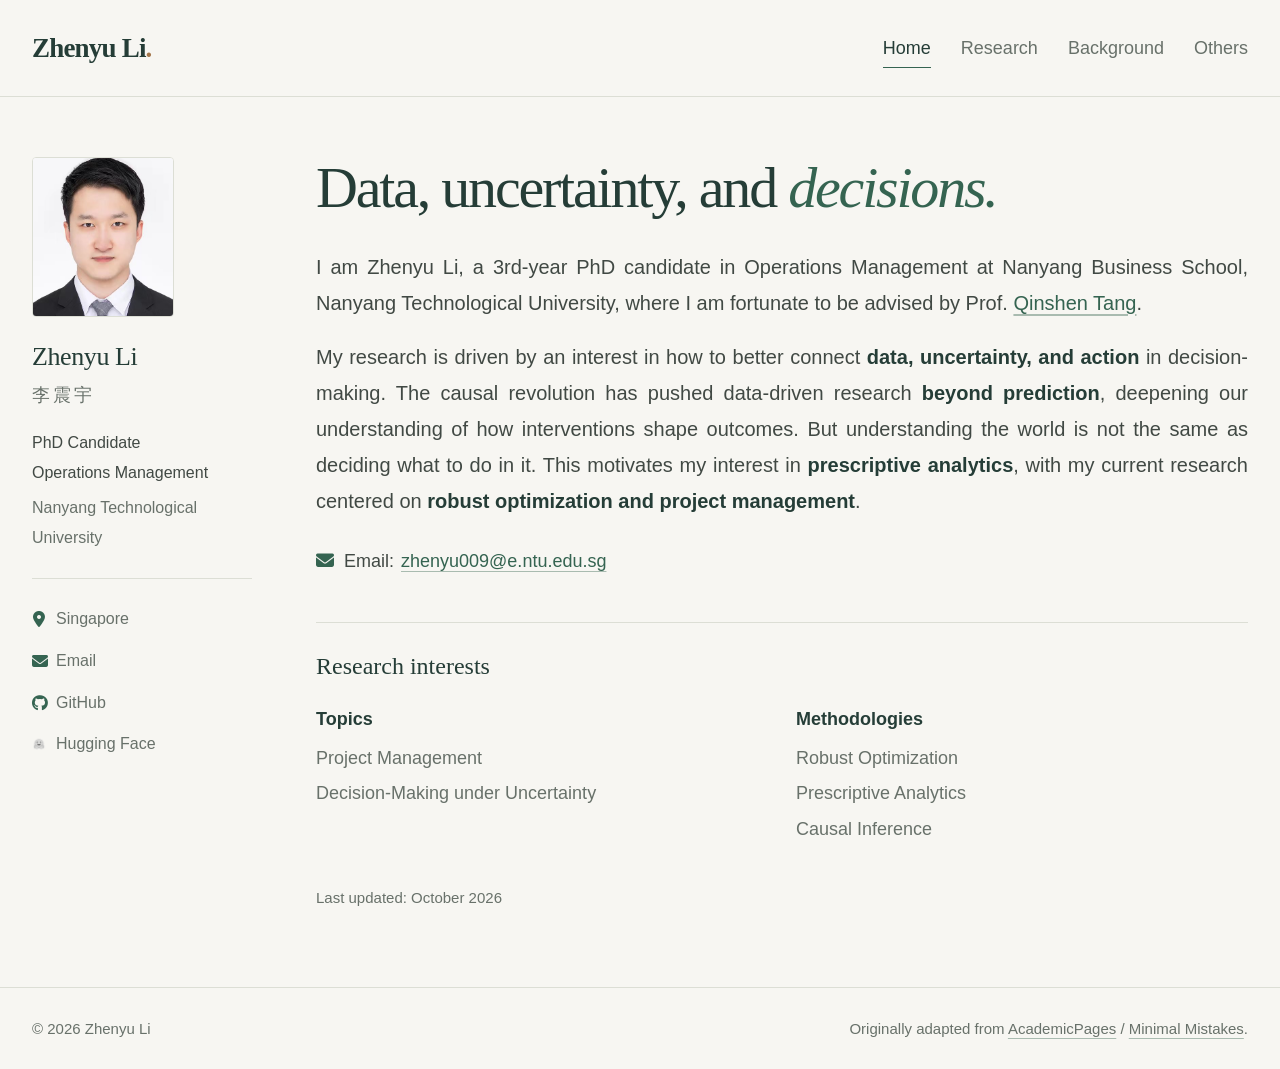
<file: index.html>
<!DOCTYPE html>
<html lang="en">
<head>
  <meta charset="utf-8">
  <meta name="viewport" content="width=device-width, initial-scale=1">
  <meta name="msvalidate.01" content="D886E5927EC1899A90FBFDD13BA04B0D">
  <script type="application/ld+json">
  {
    "@context": "https://schema.org",
    "@type": "Person",
    "name": "Zhenyu Li",
    "alternateName": "李震宇",
    "givenName": "Zhenyu",
    "familyName": "Li",
    "affiliation": {"@type": "CollegeOrUniversity", "name": "Nanyang Technological University (NTU)"},
    "alumniOf": [
      {"@type": "CollegeOrUniversity", "name": "National University of Singapore (NUS)"},
      {"@type": "CollegeOrUniversity", "name": "University of International Business and Economics (UIBE)"}
    ],
    "jobTitle": "PhD Candidate in Operations Management",
    "url": "https://zhenyu-zane.github.io/",
    "email": "mailto:zhenyu009@e.ntu.edu.sg",
    "sameAs": ["https://github.com/Zhenyu-Zane", "https://huggingface.co/Zhenyu-Zane"]
  }
  </script>
  <title>Zhenyu Li – Academic Homepage</title>
  <meta name="description" content="Academic homepage of Zhenyu Li, PhD Candidate in Operations Management at Nanyang Technological University.">
  <link rel="canonical" href="https://zhenyu-zane.github.io/">
  <link rel="stylesheet" href="/assets/css/editorial.css?v=20261018-7">
  <meta name="theme-color" content="#f7f6f2">
  <link rel="stylesheet" href="https://cdnjs.cloudflare.com/ajax/libs/font-awesome/6.5.2/css/all.min.css">
</head>
<body>
  <a class="skip-link" href="#main-content">Skip to content</a>
  <header class="masthead">
    <div class="masthead-inner">
      <a class="site-title" href="/" aria-label="Zhenyu Li, home">Zhenyu Li<span class="site-title-dot" aria-hidden="true">.</span></a>
      <nav class="site-nav" aria-label="Primary navigation">
        <a href="/" class="active" aria-current="page">Home</a>
        <a href="/research/">Research</a>
        <a href="/background/">Background</a>
        <a href="/others/">Others</a>
      </nav>
    </div>
  </header>

  <div class="page-shell">
    <aside class="author-profile" aria-label="Author profile">
      <div class="author-avatar"><img width="174" height="174" src="/profile.jpg" alt="Portrait of Zhenyu Li"></div>
      <div>
        <h2 class="author-name">Zhenyu Li</h2>
        <p class="author-bio" lang="zh">李震宇</p>
        <p class="author-role">PhD Candidate<br>Operations Management<br><span>Nanyang Technological University</span></p>
      </div>
      <ul class="author-links">
        <li><span><i class="fa-solid fa-location-dot"></i> Singapore</span></li>
        <li><a href="mailto:zhenyu009@e.ntu.edu.sg"><i class="fa-solid fa-envelope"></i> Email</a></li>
        <li><a href="https://github.com/Zhenyu-Zane" target="_blank" rel="noopener"><i class="fa-brands fa-github"></i> GitHub</a></li>
        <li><a href="https://huggingface.co/Zhenyu-Zane" target="_blank" rel="noopener"><img class="hf-mini" src="/huggingface.png" alt=""> Hugging Face</a></li>
      </ul>
    </aside>

    <main id="main-content" class="page-content">
      <header class="home-heading">
        <h1>Data, uncertainty, and <em>decisions.</em></h1>
      </header>
      <div class="home-intro">
        <p>
          I am Zhenyu Li, a 3rd-year PhD candidate in Operations Management at
          Nanyang Business School, Nanyang Technological University, where I am
          fortunate to be advised by Prof.
          <a href="https://sites.google.com/view/qinshen-tang/" target="_blank" rel="noopener">Qinshen Tang</a>.
        </p>

        <p>
          My research is driven by an interest in how to better connect <strong>data, uncertainty, and action</strong> in decision-making.
          The causal revolution has pushed data-driven research <strong>beyond prediction</strong>, deepening our understanding of how interventions shape outcomes.
          But understanding the world is not the same as deciding what to do in it.
          This motivates my interest in <strong>prescriptive analytics</strong>, with my current research centered on <strong>robust optimization and project management</strong>.
        </p>

        <p class="contact-email"><i class="fa-solid fa-envelope" aria-hidden="true"></i> Email: <a href="mailto:zhenyu009@e.ntu.edu.sg">zhenyu009@e.ntu.edu.sg</a></p>
      </div>

      <section class="home-section" aria-labelledby="research-interests">
        <div class="home-section-heading">
          <h2 class="home-section-label" id="research-interests">Research interests</h2>
        </div>

        <div class="research-layout">
          <div class="research-group">
            <div class="research-group-heading">Topics</div>
            <div class="research-tags">
              <span class="research-tag">Project Management</span>
              <span class="research-tag">Decision-Making under Uncertainty</span>
            </div>
          </div>

          <div class="research-group">
            <div class="research-group-heading">Methodologies</div>
            <div class="research-tags">
              <span class="research-tag">Robust Optimization</span>
              <span class="research-tag">Prescriptive Analytics</span>
              <span class="research-tag">Causal Inference</span>
            </div>
          </div>
        </div>
      </section>

      <div class="home-updated">Last updated: October 2026</div>
    </main>
  </div>

  <footer class="site-footer">
    <div class="site-footer-inner"><span>© 2026 Zhenyu Li</span><span class="footer-credit">Originally adapted from <a href="https://academicpages.github.io/" target="_blank" rel="noopener">AcademicPages</a> / <a href="https://mmistakes.github.io/minimal-mistakes/" target="_blank" rel="noopener">Minimal Mistakes</a>.</span></div>
  </footer>
</body>
</html>
</file>
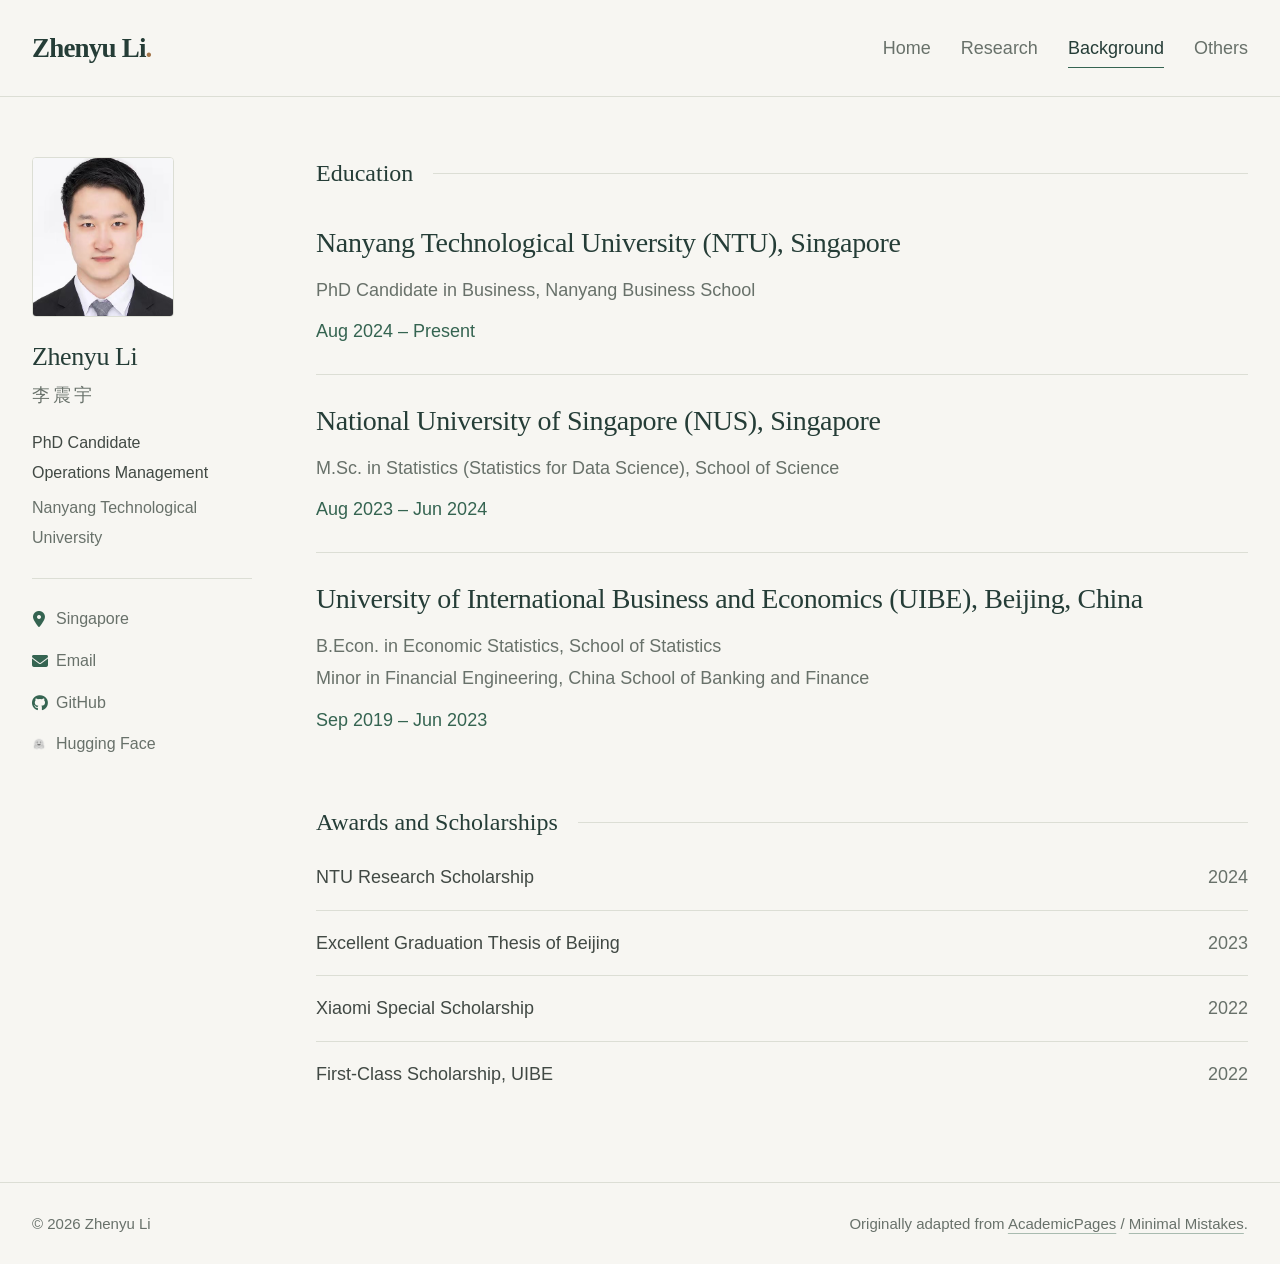
<file: background/index.html>
<!DOCTYPE html>
<html lang="en">
<head>
  <meta charset="utf-8">
  <meta name="viewport" content="width=device-width, initial-scale=1">
  <title>Background – Zhenyu Li</title>
  <meta name="description" content="Education, awards, and academic background of Zhenyu Li.">
  <link rel="canonical" href="https://zhenyu-zane.github.io/background/">
  <link rel="stylesheet" href="/assets/css/editorial.css?v=20261018-7">
  <meta name="theme-color" content="#f7f6f2">
  <link rel="stylesheet" href="https://cdnjs.cloudflare.com/ajax/libs/font-awesome/6.5.2/css/all.min.css">
</head>
<body>
  <a class="skip-link" href="#main-content">Skip to content</a>
  <header class="masthead">
    <div class="masthead-inner">
      <a class="site-title" href="/" aria-label="Zhenyu Li, home">Zhenyu Li<span class="site-title-dot" aria-hidden="true">.</span></a>
      <nav class="site-nav" aria-label="Primary navigation">
        <a href="/">Home</a>
        <a href="/research/">Research</a>
        <a class="active" aria-current="page" href="/background/">Background</a>
        <a href="/others/">Others</a>
      </nav>
    </div>
  </header>

  <div class="page-shell">
    <aside class="author-profile" aria-label="Author profile">
      <div class="author-avatar"><img width="174" height="174" src="/profile.jpg" alt="Portrait of Zhenyu Li"></div>
      <div>
        <h2 class="author-name">Zhenyu Li</h2>
        <p class="author-bio" lang="zh">李震宇</p>
        <p class="author-role">PhD Candidate<br>Operations Management<br><span>Nanyang Technological University</span></p>
      </div>
      <ul class="author-links">
        <li><span><i class="fa-solid fa-location-dot"></i> Singapore</span></li>
        <li><a href="mailto:zhenyu009@e.ntu.edu.sg"><i class="fa-solid fa-envelope"></i> Email</a></li>
        <li><a href="https://github.com/Zhenyu-Zane" target="_blank" rel="noopener"><i class="fa-brands fa-github"></i> GitHub</a></li>
        <li><a href="https://huggingface.co/Zhenyu-Zane" target="_blank" rel="noopener"><img class="hf-mini" src="/huggingface.png" alt=""> Hugging Face</a></li>
      </ul>
    </aside>

    <main id="main-content" class="page-content">
      <h1 class="visually-hidden">Background</h1>
      <section class="section-block">
        <h2 class="section-heading">Education</h2>
        <div class="education-list">
          <div class="education-row"><div><h3 class="education-school">Nanyang Technological University (NTU), Singapore</h3><p class="education-degree">PhD Candidate in Business, Nanyang Business School</p></div><div class="education-date">Aug 2024 – Present</div></div>
          <div class="education-row"><div><h3 class="education-school">National University of Singapore (NUS), Singapore</h3><p class="education-degree">M.Sc. in Statistics (Statistics for Data Science), School of Science</p></div><div class="education-date">Aug 2023 – Jun 2024</div></div>
          <div class="education-row"><div><h3 class="education-school">University of International Business and Economics (UIBE), Beijing, China</h3><p class="education-degree">B.Econ. in Economic Statistics, School of Statistics<br>Minor in Financial Engineering, China School of Banking and Finance</p></div><div class="education-date">Sep 2019 – Jun 2023</div></div>
        </div>
      </section>
      <section class="section-block">
        <h2 class="section-heading">Awards and Scholarships</h2>
        <div class="simple-list">
          <div class="simple-row"><div class="simple-name">NTU Research Scholarship</div><div class="simple-year">2024</div></div>
          <div class="simple-row"><div class="simple-name">Excellent Graduation Thesis of Beijing</div><div class="simple-year">2023</div></div>
          <div class="simple-row"><div class="simple-name">Xiaomi Special Scholarship</div><div class="simple-year">2022</div></div>
          <div class="simple-row"><div class="simple-name">First-Class Scholarship, UIBE</div><div class="simple-year">2022</div></div>
        </div>
      </section>
    </main>
  </div>

  <footer class="site-footer"><div class="site-footer-inner"><span>© 2026 Zhenyu Li</span><span class="footer-credit">Originally adapted from <a href="https://academicpages.github.io/" target="_blank" rel="noopener">AcademicPages</a> / <a href="https://mmistakes.github.io/minimal-mistakes/" target="_blank" rel="noopener">Minimal Mistakes</a>.</span></div></footer>
</body>
</html>
</file>
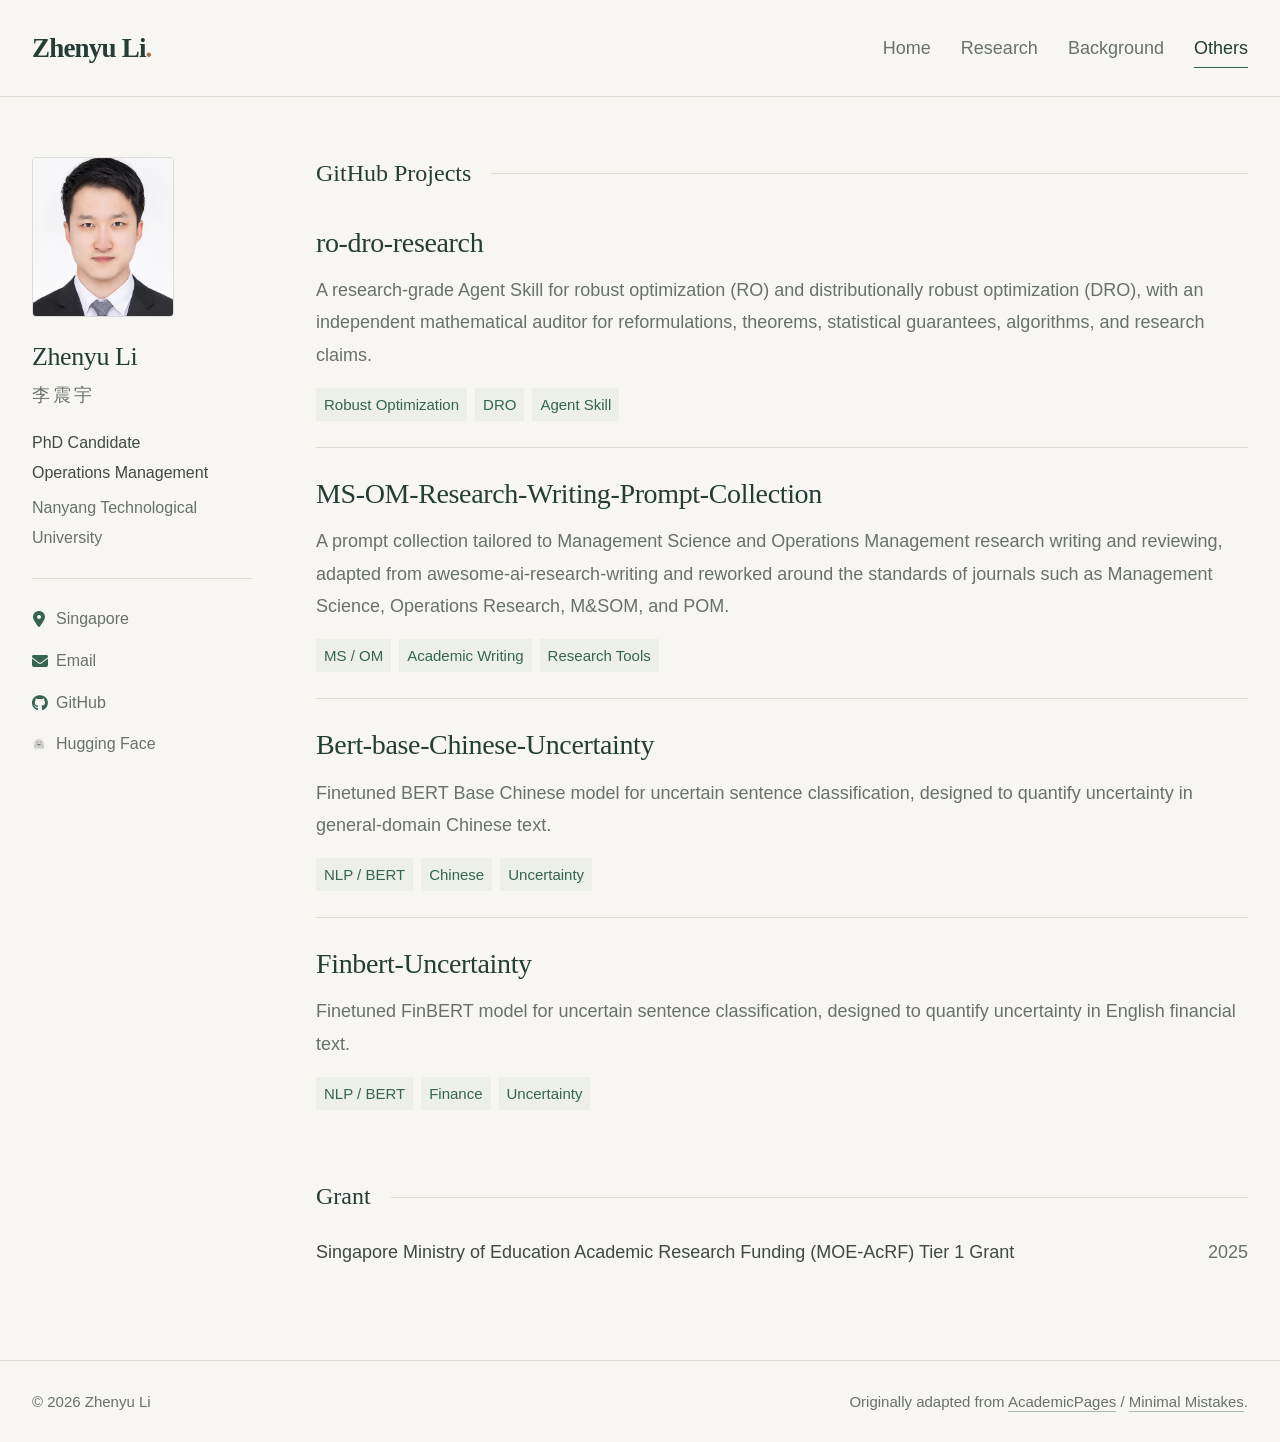
<file: others/index.html>
<!DOCTYPE html>
<html lang="en">
<head>
  <meta charset="utf-8">
  <meta name="viewport" content="width=device-width, initial-scale=1">
  <title>Others – Zhenyu Li</title>
  <meta name="description" content="Projects and grant information for Zhenyu Li.">
  <link rel="canonical" href="https://zhenyu-zane.github.io/others/">
  <link rel="stylesheet" href="/assets/css/editorial.css?v=20261018-7">
  <meta name="theme-color" content="#f7f6f2">
  <link rel="stylesheet" href="https://cdnjs.cloudflare.com/ajax/libs/font-awesome/6.5.2/css/all.min.css">
</head>
<body>
  <a class="skip-link" href="#main-content">Skip to content</a>
  <header class="masthead">
    <div class="masthead-inner">
      <a class="site-title" href="/" aria-label="Zhenyu Li, home">Zhenyu Li<span class="site-title-dot" aria-hidden="true">.</span></a>
      <nav class="site-nav" aria-label="Primary navigation">
        <a href="/">Home</a>
        <a href="/research/">Research</a>
        <a href="/background/">Background</a>
        <a class="active" aria-current="page" href="/others/">Others</a>
      </nav>
    </div>
  </header>

  <div class="page-shell">
    <aside class="author-profile" aria-label="Author profile">
      <div class="author-avatar"><img width="174" height="174" src="/profile.jpg" alt="Portrait of Zhenyu Li"></div>
      <div>
        <h2 class="author-name">Zhenyu Li</h2>
        <p class="author-bio" lang="zh">李震宇</p>
        <p class="author-role">PhD Candidate<br>Operations Management<br><span>Nanyang Technological University</span></p>
      </div>
      <ul class="author-links">
        <li><span><i class="fa-solid fa-location-dot"></i> Singapore</span></li>
        <li><a href="mailto:zhenyu009@e.ntu.edu.sg"><i class="fa-solid fa-envelope"></i> Email</a></li>
        <li><a href="https://github.com/Zhenyu-Zane" target="_blank" rel="noopener"><i class="fa-brands fa-github"></i> GitHub</a></li>
        <li><a href="https://huggingface.co/Zhenyu-Zane" target="_blank" rel="noopener"><img class="hf-mini" src="/huggingface.png" alt=""> Hugging Face</a></li>
      </ul>
    </aside>

    <main id="main-content" class="page-content">
      <h1 class="visually-hidden">Others</h1>
      <section class="section-block">
        <h2 class="section-heading">GitHub Projects</h2>

        <article class="project-card">
          <h3 class="project-title"><a href="https://github.com/Zhenyu-Zane/ro-dro-research" target="_blank" rel="noopener">ro-dro-research</a></h3>
          <p class="project-description">A research-grade Agent Skill for robust optimization (RO) and distributionally robust optimization (DRO), with an independent mathematical auditor for reformulations, theorems, statistical guarantees, algorithms, and research claims.</p>
          <div class="project-tags"><span>Robust Optimization</span><span>DRO</span><span>Agent Skill</span></div>
        </article>

        <article class="project-card">
          <h3 class="project-title"><a href="https://github.com/Zhenyu-Zane/MS-OM-Research-Writing-Prompt-Collection" target="_blank" rel="noopener">MS-OM-Research-Writing-Prompt-Collection</a></h3>
          <p class="project-description">A prompt collection tailored to Management Science and Operations Management research writing and reviewing, adapted from awesome-ai-research-writing and reworked around the standards of journals such as Management Science, Operations Research, M&amp;SOM, and POM.</p>
          <div class="project-tags"><span>MS / OM</span><span>Academic Writing</span><span>Research Tools</span></div>
        </article>

        <article class="project-card"><h3 class="project-title"><a href="https://github.com/Zhenyu-Zane/Bert-base-Chinese-Uncertainty" target="_blank" rel="noopener">Bert-base-Chinese-Uncertainty</a></h3><p class="project-description">Finetuned BERT Base Chinese model for uncertain sentence classification, designed to quantify uncertainty in general-domain Chinese text.</p><div class="project-tags"><span>NLP / BERT</span><span>Chinese</span><span>Uncertainty</span></div></article>
        <article class="project-card"><h3 class="project-title"><a href="https://github.com/Zhenyu-Zane/Finbert-Uncertainty" target="_blank" rel="noopener">Finbert-Uncertainty</a></h3><p class="project-description">Finetuned FinBERT model for uncertain sentence classification, designed to quantify uncertainty in English financial text.</p><div class="project-tags"><span>NLP / BERT</span><span>Finance</span><span>Uncertainty</span></div></article>
      </section>
      <section class="section-block"><h2 class="section-heading">Grant</h2><div class="simple-list"><div class="simple-row"><div class="simple-name">Singapore Ministry of Education Academic Research Funding (MOE-AcRF) Tier 1 Grant</div><div class="simple-year">2025</div></div></div></section>
    </main>
  </div>

  <footer class="site-footer"><div class="site-footer-inner"><span>© 2026 Zhenyu Li</span><span class="footer-credit">Originally adapted from <a href="https://academicpages.github.io/" target="_blank" rel="noopener">AcademicPages</a> / <a href="https://mmistakes.github.io/minimal-mistakes/" target="_blank" rel="noopener">Minimal Mistakes</a>.</span></div></footer>
</body>
</html>
</file>
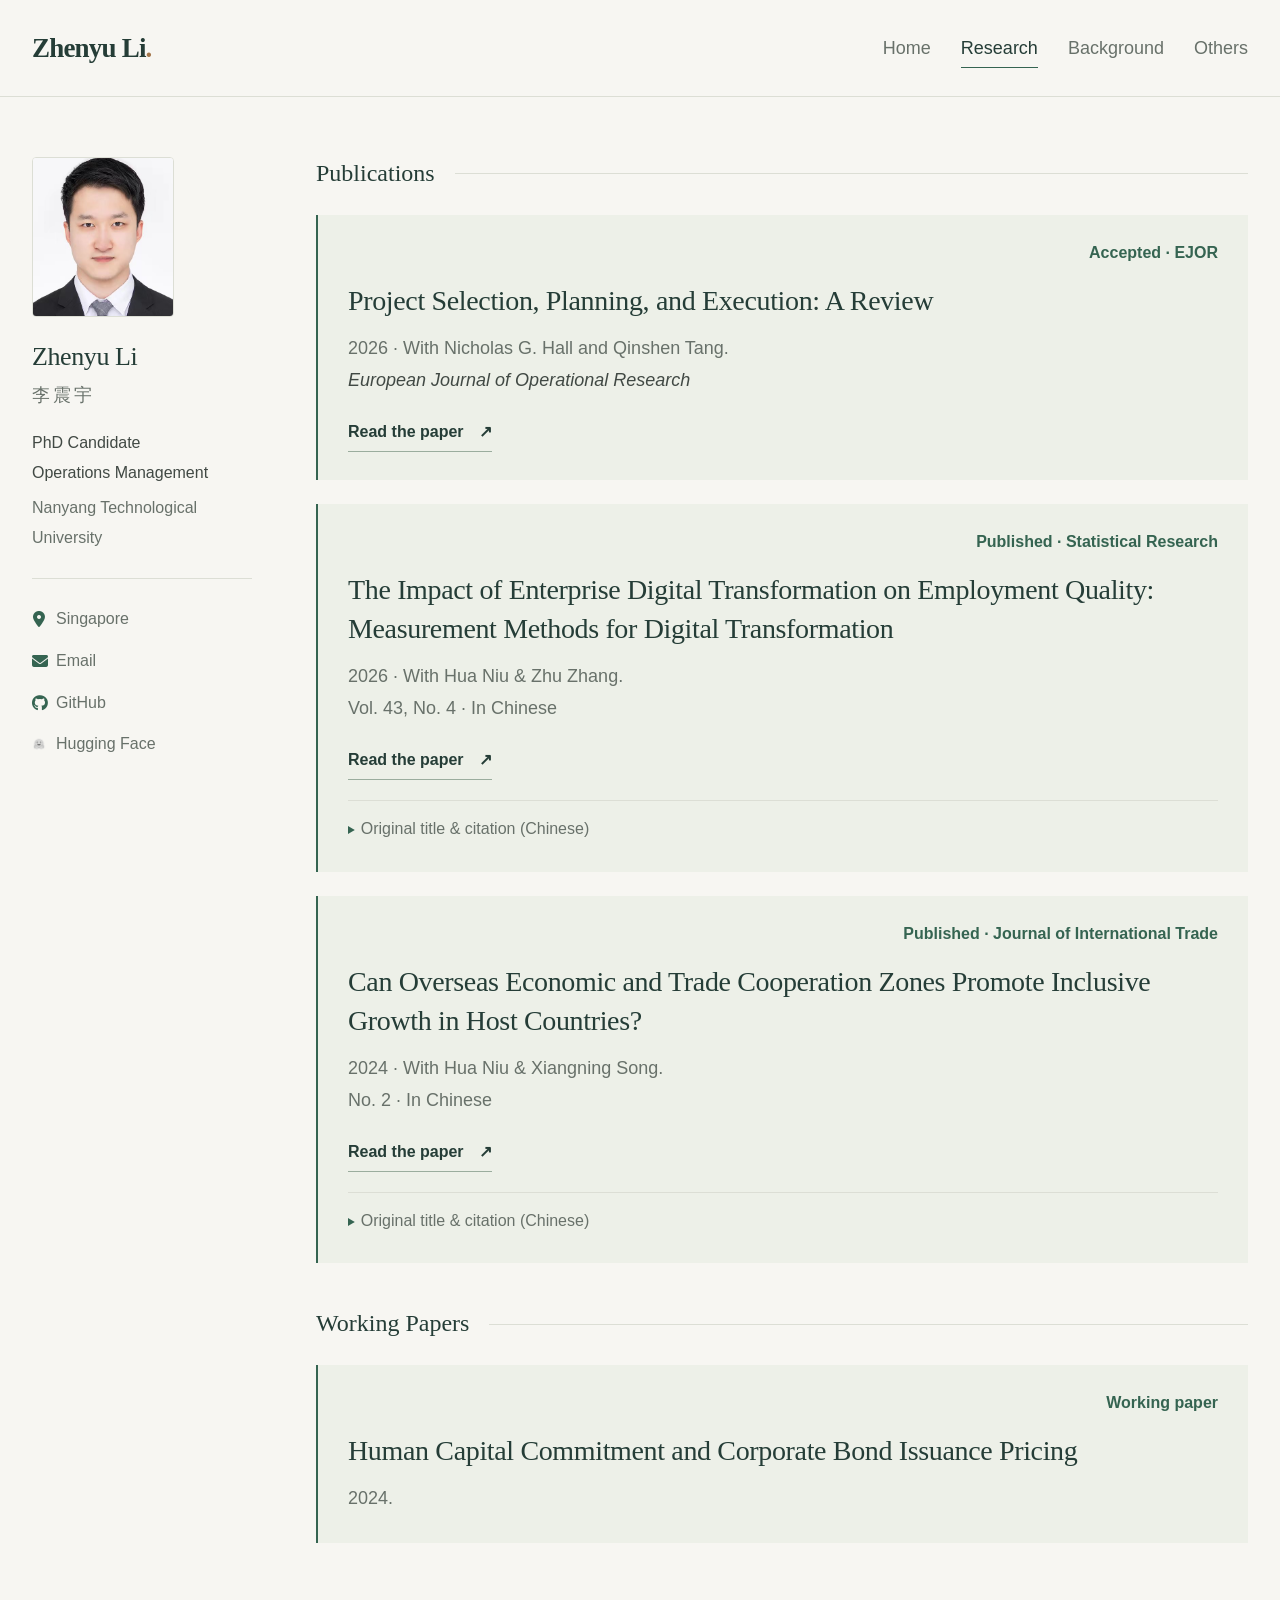
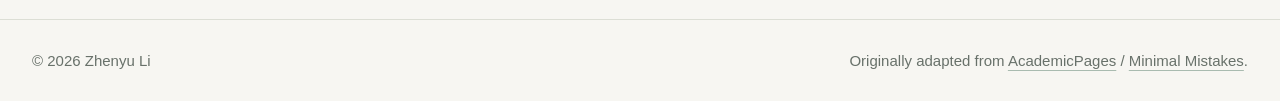
<file: research/index.html>
<!DOCTYPE html>
<html lang="en">
<head>
  <meta charset="utf-8">
  <meta name="viewport" content="width=device-width, initial-scale=1">
  <title>Research – Zhenyu Li</title>
  <meta name="description" content="Research, working papers, and publications of Zhenyu Li.">
  <link rel="canonical" href="https://zhenyu-zane.github.io/research/">
  <link rel="stylesheet" href="/assets/css/editorial.css?v=20261018-7">
  <meta name="theme-color" content="#f7f6f2">
  <link rel="stylesheet" href="https://cdnjs.cloudflare.com/ajax/libs/font-awesome/6.5.2/css/all.min.css">
</head>
<body>
  <a class="skip-link" href="#main-content">Skip to content</a>
  <header class="masthead">
    <div class="masthead-inner">
      <a class="site-title" href="/" aria-label="Zhenyu Li, home">Zhenyu Li<span class="site-title-dot" aria-hidden="true">.</span></a>
      <nav class="site-nav" aria-label="Primary navigation">
        <a href="/">Home</a>
        <a class="active" aria-current="page" href="/research/">Research</a>
        <a href="/background/">Background</a>
        <a href="/others/">Others</a>
      </nav>
    </div>
  </header>

  <div class="page-shell">
    <aside class="author-profile" aria-label="Author profile">
      <div class="author-avatar"><img width="174" height="174" src="/profile.jpg" alt="Portrait of Zhenyu Li"></div>
      <div>
        <h2 class="author-name">Zhenyu Li</h2>
        <p class="author-bio" lang="zh">李震宇</p>
        <p class="author-role">PhD Candidate<br>Operations Management<br><span>Nanyang Technological University</span></p>
      </div>
      <ul class="author-links">
        <li><span><i class="fa-solid fa-location-dot"></i> Singapore</span></li>
        <li><a href="mailto:zhenyu009@e.ntu.edu.sg"><i class="fa-solid fa-envelope"></i> Email</a></li>
        <li><a href="https://github.com/Zhenyu-Zane" target="_blank" rel="noopener"><i class="fa-brands fa-github"></i> GitHub</a></li>
        <li><a href="https://huggingface.co/Zhenyu-Zane" target="_blank" rel="noopener"><img class="hf-mini" src="/huggingface.png" alt=""> Hugging Face</a></li>
      </ul>
    </aside>

    <main id="main-content" class="page-content research-papers">
      <h1 class="visually-hidden">Research</h1>

      <section class="section-block">
        <h2 class="section-heading">Publications</h2>

        <article class="paper-card">
          <p class="paper-label">Accepted · EJOR</p>
          <h3 class="paper-title">Project Selection, Planning, and Execution: A Review</h3>
          <p class="paper-meta">2026 · With Nicholas G. Hall and Qinshen Tang.</p>
          <p class="paper-meta"><span class="journal">European Journal of Operational Research</span></p>
          <a class="text-link paper-link" href="https://papers.ssrn.com/sol3/papers.cfm?abstract_id=5941834" target="_blank" rel="noopener">Read the paper <span aria-hidden="true">↗</span></a>
        </article>

        <article class="paper-card">
          <p class="paper-label">Published · Statistical Research</p>
          <h3 class="paper-title">The Impact of Enterprise Digital Transformation on Employment Quality: Measurement Methods for Digital Transformation</h3>
          <p class="paper-meta">2026 · With Hua Niu &amp; Zhu Zhang.<br>Vol. 43, No. 4 · In Chinese</p>
          <a class="text-link paper-link" href="https://tjyj.cbpt.cnki.net/portal/journal/portal/client/paper/50e54914f09e441244d2eddb737d4647" target="_blank" rel="noopener">Read the paper <span aria-hidden="true">↗</span></a>
          <details class="paper-original">
            <summary>Original title &amp; citation (Chinese)</summary>
            <div class="original-citation" lang="zh">
              <p>企业数字化转型对就业质量的影响——兼论数字化转型的测度方法</p>
              <p class="original-journal">《统计研究》· 2026 年第 43 卷第 4 期</p>
            </div>
          </details>
        </article>

        <article class="paper-card">
          <p class="paper-label">Published · Journal of International Trade</p>
          <h3 class="paper-title">Can Overseas Economic and Trade Cooperation Zones Promote Inclusive Growth in Host Countries?</h3>
          <p class="paper-meta">2024 · With Hua Niu &amp; Xiangning Song.<br>No. 2 · In Chinese</p>
          <a class="text-link paper-link" href="https://ir.pku.edu.cn/browse?type=author&amp;value=%E7%89%9B%E5%8D%8E&amp;value_lang=zh_CN" target="_blank" rel="noopener">Read the paper <span aria-hidden="true">↗</span></a>
          <details class="paper-original">
            <summary>Original title &amp; citation (Chinese)</summary>
            <div class="original-citation" lang="zh">
              <p>境外经贸合作区能否促进东道国包容性增长</p>
              <p class="original-journal">《国际贸易问题》· 2024 年第 2 期</p>
            </div>
          </details>
        </article>
      </section>

      <section class="section-block">
        <h2 class="section-heading">Working Papers</h2>

        <article class="paper-card">
          <p class="paper-label">Working paper</p>
          <h3 class="paper-title">Human Capital Commitment and Corporate Bond Issuance Pricing</h3>
          <p class="paper-meta">2024.</p>
        </article>
      </section>
    </main>
  </div>

  <footer class="site-footer"><div class="site-footer-inner"><span>© 2026 Zhenyu Li</span><span class="footer-credit">Originally adapted from <a href="https://academicpages.github.io/" target="_blank" rel="noopener">AcademicPages</a> / <a href="https://mmistakes.github.io/minimal-mistakes/" target="_blank" rel="noopener">Minimal Mistakes</a>.</span></div></footer>
</body>
</html>
</file>
<file: assets/css/editorial.css>
/* One visual system shared by Home, Research, Background, and Others. */
:root {
  --paper: #f7f6f2;
  --ink: #253d37;
  --text: #414944;
  --muted: #68716a;
  --accent: #356451;
  --line: #dcded5;
  --soft: #edf0e8;
  --serif: Georgia, "Times New Roman", "Noto Serif SC", serif;
  --entry-title-size: 28px;
  --detail-size: 18px;
  --section-gap: 44px;
  --entry-space: 26px;
  --sans: -apple-system, BlinkMacSystemFont, "Segoe UI", "Microsoft YaHei", sans-serif;
}
* { box-sizing: border-box; }
html { background: var(--paper); scroll-behavior: smooth; scroll-padding-top: 28px; }
body { margin: 0; color: var(--text); font: 20px/1.8 var(--sans); -webkit-font-smoothing: antialiased; }
::selection { color: var(--ink); background: #dbe6d8; }
a { color: var(--accent); text-decoration-color: #a9bbb0; text-underline-offset: 4px; }
a:hover { color: var(--ink); text-decoration-color: var(--ink); }
a:focus-visible { outline: 2px solid var(--accent); outline-offset: 5px; border-radius: 2px; }
img { max-width: 100%; }
strong { color: var(--ink); font-weight: 600; }
.skip-link { position: absolute; top: -80px; left: 20px; z-index: 100; padding: 10px 16px; background: var(--ink); color: #fff; }
.skip-link:focus { top: 12px; color: #fff; }
.masthead { border-bottom: 1px solid var(--line); }
.masthead-inner { max-width: 1360px; min-height: 96px; margin: auto; padding: 0 32px; display: flex; align-items: center; justify-content: space-between; gap: 32px; }
.site-title { font: 600 27px/1.2 var(--serif); letter-spacing: -.8px; color: var(--ink); text-decoration: none; white-space: nowrap; }
.site-title-dot { color: #a4774c; }
.site-nav { display: flex; align-items: center; gap: 30px; }
.site-nav a { position: relative; display: flex; align-items: center; min-height: 52px; color: var(--muted); font-size: 18px; font-weight: 500; text-decoration: none; }
.site-nav a::after { content: ""; position: absolute; left: 0; right: 0; bottom: 6px; height: 1px; background: var(--accent); transform: scaleX(0); transform-origin: left; transition: transform .2s ease; }
.site-nav a:hover, .site-nav a.active { color: var(--ink); }
.site-nav a:hover::after, .site-nav a.active::after { transform: scaleX(1); }
.page-shell { max-width: 1360px; margin: auto; padding: 60px 32px 76px; display: grid; grid-template-columns: 220px minmax(0, 1fr); gap: 64px; }
.author-profile { position: sticky; top: 36px; align-self: start; }
.author-avatar { width: 142px; height: 160px; overflow: hidden; margin-bottom: 24px; background: #fff; border: 1px solid var(--line); border-radius: 4px; }
.author-avatar img { width: 100%; height: 100%; display: block; object-fit: cover; object-position: 50% 32%; }
.author-name { margin: 0; color: var(--ink); font: 400 26px/1.25 var(--serif); letter-spacing: -.4px; }
.author-bio { margin: 5px 0 17px; color: var(--muted); font-size: 18px; letter-spacing: .16em; }
.author-role { margin: 0; font-size: 16px; line-height: 1.9; }
.author-role span { display: inline-block; color: var(--muted); margin-top: 4px; max-width: 205px; }
.author-links { margin: 25px 0 0; padding: 21px 0 0; list-style: none; border-top: 1px solid var(--line); }
.author-links li { margin: 0 0 5px; }
.author-links a, .author-links span { display: inline-flex; align-items: center; gap: 10px; min-height: 36px; color: var(--muted); font-size: 16px; text-decoration: none; }
.author-links a:hover { color: var(--accent); text-decoration: underline; }
.author-links i { width: 14px; text-align: center; color: var(--accent); font-size: 16px; }
.hf-mini { width: 14px; height: 14px; object-fit: contain; filter: grayscale(1); opacity: .75; }
.page-content { min-width: 0; }
.home-heading h1 { margin: 0 0 29px; color: var(--ink); font: 400 clamp(42px, 4.6vw, 58px)/1.08 var(--serif); letter-spacing: -2.2px; }
.home-heading h1 em { color: var(--accent); font-weight: 400; }
.home-intro { width: 100%; }
.home-intro > p:not(.contact-email) { text-align: justify; text-justify: inter-word; }
.home-intro p { margin: 0 0 18px; }
.home-intro p:first-child { font-size: 20px; line-height: 1.8; }
.contact-email { display: flex; align-items: baseline; flex-wrap: wrap; gap: 0 7px; margin-top: 26px !important; font-size: 18px; }
.contact-email i { color: var(--accent); font-size: 18px; margin-right: 3px; }
.contact-email a { overflow-wrap: anywhere; }
.text-link { display: inline-flex; align-items: center; gap: 15px; min-height: 38px; color: var(--ink); font-size: 16px; font-weight: 600; text-decoration: none; border-bottom: 1px solid #9bad9e; }
.text-link span { transition: transform .2s ease; }
.text-link:hover span { transform: translate(2px, -2px); }
.home-section { margin: 45px 0 40px; padding-top: 27px; border-top: 1px solid var(--line); }
.home-section-label { margin: 0 0 22px; color: var(--ink); font: 400 24px/1.4 var(--serif); }
.research-layout { display: grid; grid-template-columns: 1fr 1fr; gap: 28px; }
.research-group-heading { margin-bottom: 10px; color: var(--ink); font-size: 18px; font-weight: 600; line-height: 1.5; }
.research-tags { display: flex; flex-direction: column; gap: 5px; }
.research-tag { font-size: 18px; line-height: 1.7; color: var(--muted); }
.home-updated { margin-top: 26px; color: var(--muted); font-size: 15px; }
.visually-hidden { position: absolute; width: 1px; height: 1px; padding: 0; margin: -1px; overflow: hidden; clip-path: inset(50%); white-space: nowrap; border: 0; }
.section-block { margin: 0 0 var(--section-gap); }
.section-block:last-child { margin-bottom: 0; }
.section-heading { display: flex; align-items: center; gap: 20px; margin: 0 0 6px; color: var(--ink); font: 400 24px/1.4 var(--serif); }
.section-heading::after { content: ""; height: 1px; background: var(--line); flex: 1; }
.project-card { padding: var(--entry-space) 0; border-bottom: 1px solid var(--line); }
.paper-card { margin-top: 24px; padding: 26px 30px 28px; background: var(--soft); border-left: 2px solid var(--accent); }
.paper-label { margin: 0 0 16px; color: var(--accent); text-align: right; font-size: 16px; font-weight: 600; line-height: 1.5; }
.paper-link { margin-top: 17px; }
.paper-card:last-child, .project-card:last-child { border-bottom: 0; }
.paper-title, .project-title, .education-school { margin: 0 0 12px; color: var(--ink); font: 400 var(--entry-title-size)/1.4 var(--serif); letter-spacing: -.35px; overflow-wrap: anywhere; }
.paper-meta, .project-description, .education-degree { margin: 0; color: var(--muted); font-size: var(--detail-size); line-height: 1.8; }
.paper-original { margin-top: 20px; padding-top: 14px; border-top: 1px solid var(--line); }
.paper-original summary { width: fit-content; color: var(--muted); font-size: 16px; line-height: 1.8; cursor: pointer; }
.paper-original summary:hover { color: var(--ink); }
.paper-original summary:focus-visible { outline: 2px solid var(--accent); outline-offset: 5px; }
.paper-original summary::marker { color: var(--accent); font-size: 12px; }
.original-citation { margin-top: 13px; font-size: 18px; line-height: 1.85; color: var(--text); }
.original-citation p { margin: 0; }
.original-citation .original-journal { margin-top: 7px; color: var(--muted); }
.paper-meta .journal { color: var(--text); font-style: italic; }
.education-row { position: relative; display: grid; grid-template-columns: 1fr; gap: 9px; padding: var(--entry-space) 0; border-bottom: 1px solid var(--line); }
.education-row:last-child { border: 0; }
.education-date { color: var(--accent); font-size: 18px; font-variant-numeric: tabular-nums; }
.simple-row { display: grid; grid-template-columns: minmax(0, 1fr) auto; gap: 25px; padding: 16px 0; border-bottom: 1px solid var(--line); }
.simple-row:last-child { border: 0; }
.simple-name { font-size: var(--detail-size); }
.simple-year { color: var(--muted); font-size: 18px; font-variant-numeric: tabular-nums; }
.project-title a { color: var(--ink); text-decoration: none; }
.project-title a:hover { text-decoration: underline; }
.project-tags { display: flex; flex-wrap: wrap; gap: 8px; margin-top: 17px; }
.project-tags span { padding: 3px 8px; background: var(--soft); color: var(--accent); font-size: 15px; }
.site-footer { border-top: 1px solid var(--line); }
.site-footer-inner { display: flex; flex-wrap: wrap; justify-content: space-between; gap: 10px 30px; max-width: 1360px; margin: auto; padding: 27px 32px; color: var(--muted); font-size: 15px; }
.footer-credit a { color: inherit; }
@media (max-width: 1000px) {
  .masthead-inner { padding: 0 30px; }
  .page-shell { padding: 48px 30px 64px; grid-template-columns: 170px minmax(0, 1fr); gap: 42px; }
  .home-heading h1 { font-size: clamp(34px, 4.6vw, 46px); }
  .author-avatar { width: 130px; height: 146px; }
  .site-footer-inner { padding-left: 30px; padding-right: 30px; }
}
@media (max-width: 760px) {
  .masthead-inner { min-height: 78px; padding: 0 24px; gap: 20px; }
  .site-title { font-size: 25px; }
  .site-nav { gap: 20px; }
  .site-nav a { font-size: 16px; }
  .page-shell { display: block; padding: 32px 24px 54px; }
  .author-profile { position: static; display: grid; grid-template-columns: 76px minmax(0, 1fr); gap: 0 20px; margin-bottom: 37px; padding-bottom: 23px; border-bottom: 1px solid var(--line); }
  .author-avatar { width: 76px; height: 89px; margin: 0; }
  .author-name { font-size: 24px; }
  .author-bio { margin: 2px 0 6px; font-size: 15px; }
  .author-role { font-size: 15px; line-height: 1.6; }
  .author-role span { display: block; margin-top: 2px; max-width: none; }
  .author-links { grid-column: 1 / -1; display: flex; flex-wrap: wrap; gap: 4px 19px; border: 0; margin: 14px 0 0; padding: 0; }
  .author-links li { margin: 0; }
  .author-links a, .author-links span { font-size: 15px; min-height: 36px; gap: 7px; }
  .home-heading h1 { font-size: 48px; }
  .home-intro p:first-child { font-size: 18px; }
  .home-intro { font-size: 18px; }
  .home-intro > p:not(.contact-email) { text-align: left; }
  :root { --section-gap: 36px; --entry-title-size: 25px; --detail-size: 17px; --entry-space: 24px; }
  .site-footer-inner { padding: 23px 24px; }
}
@media (max-width: 480px) {
  .paper-card { padding: 22px 20px 24px; }
  .paper-label { font-size: 15px; }
  .masthead-inner { flex-wrap: wrap; min-height: 0; padding: 20px 22px 0; gap: 10px; }
  .site-nav { width: 100%; justify-content: space-between; gap: 12px; }
  .site-nav a { min-height: 44px; font-size: 15px; }
  .site-nav a::after { bottom: 0; }
  .page-shell { padding: 27px 22px 45px; }
  .author-profile { gap: 0 16px; margin-bottom: 29px; padding-bottom: 16px; }
  .author-links { gap: 0 13px; }
  .author-links a, .author-links span { font-size: 15px; }
  .home-heading h1 { font-size: 42px; letter-spacing: -1.5px; margin-bottom: 24px; }
  .home-intro p { line-height: 1.8; }
  .home-section { margin: 34px 0; padding-top: 23px; }
  .research-layout { grid-template-columns: 1fr; gap: 23px; }
  .research-tags { gap: 3px; }
  .research-group-heading { font-size: 18px; margin-bottom: 7px; }
  .site-footer-inner { padding: 23px 22px; }
}
@media (prefers-reduced-motion: reduce) {
  html { scroll-behavior: auto; }
  *, *::before, *::after { transition: none !important; }
}
@media print {
  body { background: white; color: black; }
  .masthead, .author-links, .skip-link, .footer-credit { display: none; }
  .page-shell { display: block; padding: 0; }
  .author-profile { position: static; margin-bottom: 24px; }
  .author-avatar { display: none; }
  .paper-card, .education-row, .project-card { break-inside: avoid; }
}
</file>
